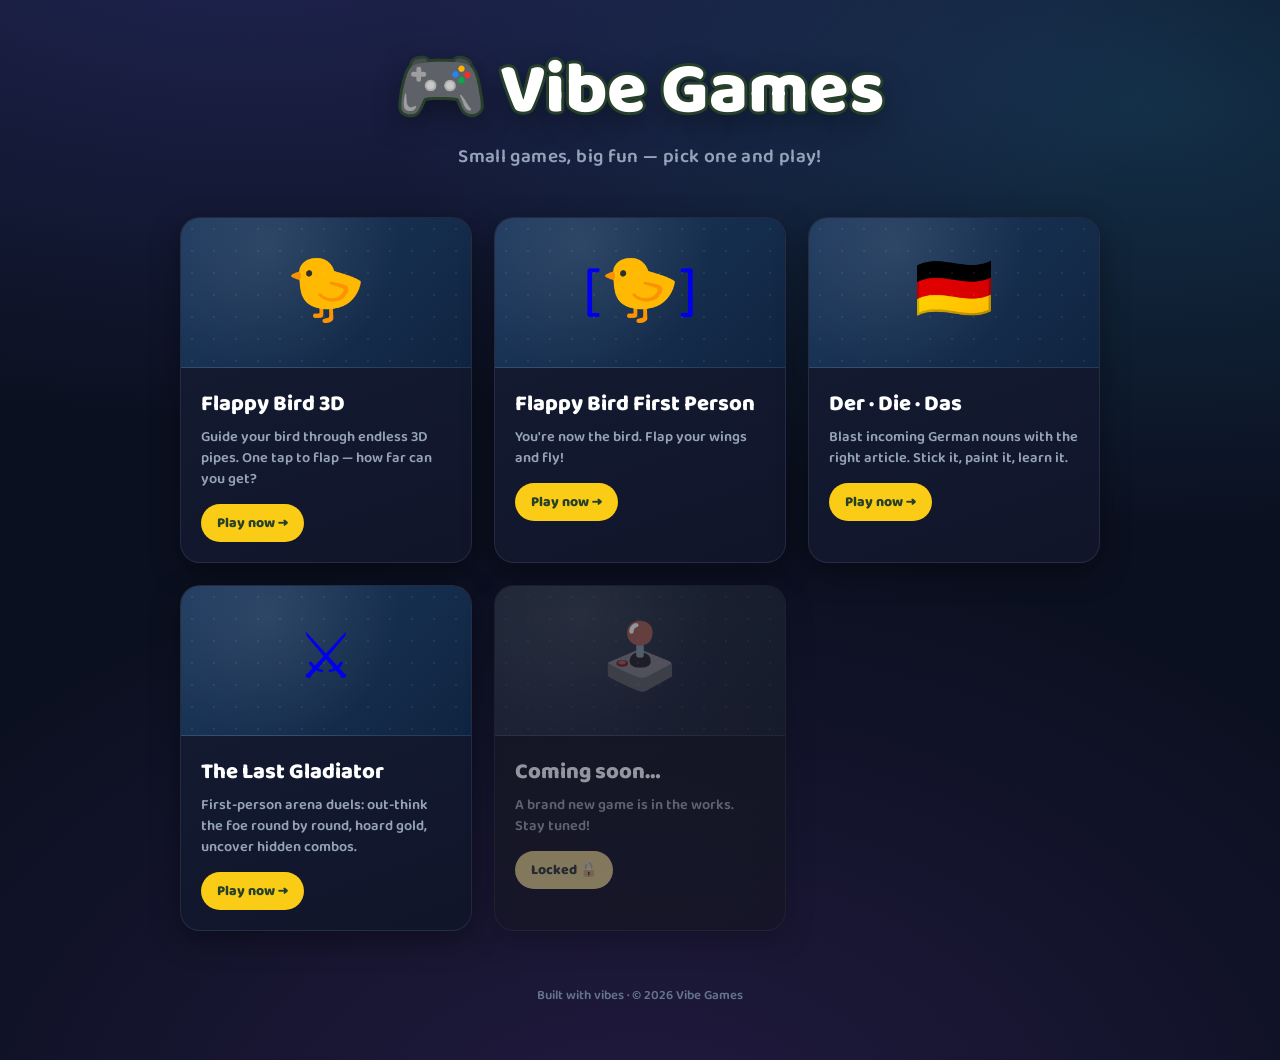
<file: index.html>
<!DOCTYPE html>
<html lang="en">
<head>
<meta charset="utf-8">
<meta name="viewport" content="width=device-width, initial-scale=1">
<title>Vibe Games</title>
<link rel="preconnect" href="https://fonts.googleapis.com">
<link rel="preconnect" href="https://fonts.gstatic.com" crossorigin>
<link href="https://fonts.googleapis.com/css2?family=Baloo+2:wght@600;700;800&display=swap" rel="stylesheet">
<style>
  * { margin:0; padding:0; box-sizing:border-box; }
  html, body { min-height:100%; }
  body {
    font-family:'Baloo 2','Trebuchet MS',system-ui,sans-serif;
    background:#0b1020;
    background-image:
      radial-gradient(ellipse 80% 50% at 20% -10%, rgba(99,102,241,.25), transparent),
      radial-gradient(ellipse 60% 40% at 90% 10%, rgba(56,189,248,.18), transparent),
      radial-gradient(ellipse 70% 60% at 50% 110%, rgba(168,85,247,.15), transparent);
    color:#e2e8f0;
    display:flex; flex-direction:column; align-items:center;
    padding:clamp(24px,6vh,64px) 20px;
  }

  header { text-align:center; margin-bottom:clamp(28px,5vh,48px); }
  h1 {
    font-size:clamp(40px,8vw,72px); font-weight:800; line-height:1.05; color:#fff;
    text-shadow:
      3px 0 0 #27402b, -3px 0 0 #27402b, 0 3px 0 #27402b, 0 -3px 0 #27402b,
      2px 2px 0 #27402b, -2px 2px 0 #27402b, 2px -2px 0 #27402b, -2px -2px 0 #27402b,
      0 10px 30px rgba(0,0,0,.45);
  }
  .tagline {
    margin-top:12px; font-size:clamp(15px,2.5vw,19px); font-weight:600;
    color:#94a3b8; letter-spacing:.02em;
  }

  .grid {
    width:100%; max-width:920px;
    display:grid; grid-template-columns:repeat(auto-fill,minmax(260px,1fr));
    gap:22px;
  }

  .card {
    position:relative; display:block; overflow:hidden;
    border-radius:20px; text-decoration:none;
    background:linear-gradient(160deg,#151c33,#10152a);
    border:1px solid rgba(148,163,184,.14);
    box-shadow:0 10px 30px rgba(0,0,0,.35);
    transition:transform .25s cubic-bezier(.34,1.5,.64,1), box-shadow .25s, border-color .25s;
  }
  .card:hover, .card:focus-visible {
    transform:translateY(-6px) scale(1.02);
    border-color:rgba(250,204,21,.55);
    box-shadow:0 18px 44px rgba(0,0,0,.5), 0 0 0 4px rgba(250,204,21,.08);
    outline:none;
  }

  .thumb {
    height:150px; display:flex; align-items:center; justify-content:center;
    font-size:64px; user-select:none;
    background:
      radial-gradient(circle at 30% 20%, rgba(255,255,255,.09), transparent 55%),
      linear-gradient(135deg,#1e3a5f,#0f2440);
    border-bottom:1px solid rgba(148,163,184,.12);
  }
  .thumb::after {
    content:''; position:absolute; inset:0 0 auto 0; height:150px; pointer-events:none;
    background-image:radial-gradient(rgba(255,255,255,.07) 1.5px, transparent 1.5px);
    background-size:22px 22px;
  }

  .card-body { padding:18px 20px 20px; }
  .card-title { font-size:22px; font-weight:800; color:#fff; }
  .card-desc { margin-top:5px; font-size:14.5px; font-weight:600; color:#94a3b8; line-height:1.45; }
  .play {
    display:inline-flex; align-items:center; gap:6px;
    margin-top:14px; padding:8px 16px; border-radius:999px;
    background:#facc15; color:#27402b; font-size:14px; font-weight:800;
    transition:background .2s, transform .2s;
  }
  .card:hover .play { background:#fde047; transform:translateX(2px); }

  .soon {
    opacity:.55; pointer-events:none; filter:saturate(.4);
  }

  footer { margin-top:clamp(32px,6vh,56px); font-size:13px; font-weight:600; color:#64748b; }
</style>
</head>
<body>
  <header>
    <h1>🎮 Vibe Games</h1>
    <p class="tagline">Small games, big fun — pick one and play!</p>
  </header>

  <main class="grid">

    <a class="card" href="flappy_bird_3d/">
      <div class="thumb">🐤</div>
      <div class="card-body">
        <div class="card-title">Flappy Bird 3D</div>
        <p class="card-desc">Guide your bird through endless 3D pipes. One tap to flap — how far can you get?</p>
        <span class="play">Play now →</span>
      </div>
    </a>
    
    <a class="card" href="flappy_bird_fps/">
      <div class="thumb">[🐤]</div>
      <div class="card-body">
        <div class="card-title">Flappy Bird First Person</div>
        <p class="card-desc">You're now the bird. Flap your wings and fly!</p>
        <span class="play">Play now →</span>
      </div>
    </a>

    <a class="card" href="der_die_das/">
      <div class="thumb">🇩🇪</div>
      <div class="card-body">
        <div class="card-title">Der · Die · Das</div>
        <p class="card-desc">Blast incoming German nouns with the right article. Stick it, paint it, learn it.</p>
        <span class="play">Play now →</span>
      </div>
    </a>

    <a class="card" href="gladiator/">
      <div class="thumb">⚔️</div>
      <div class="card-body">
        <div class="card-title">The Last Gladiator</div>
        <p class="card-desc">First-person arena duels: out-think the foe round by round, hoard gold, uncover hidden combos.</p>
        <span class="play">Play now →</span>
      </div>
    </a>

    <a class="card soon" href="#" aria-disabled="true">
      <div class="thumb">🕹️</div>
      <div class="card-body">
        <div class="card-title">Coming soon…</div>
        <p class="card-desc">A brand new game is in the works. Stay tuned!</p>
        <span class="play">Locked 🔒</span>
      </div>
    </a>

  </main>

  <footer>Built with vibes · © 2026 Vibe Games</footer>
</body>
</html>
</file>
